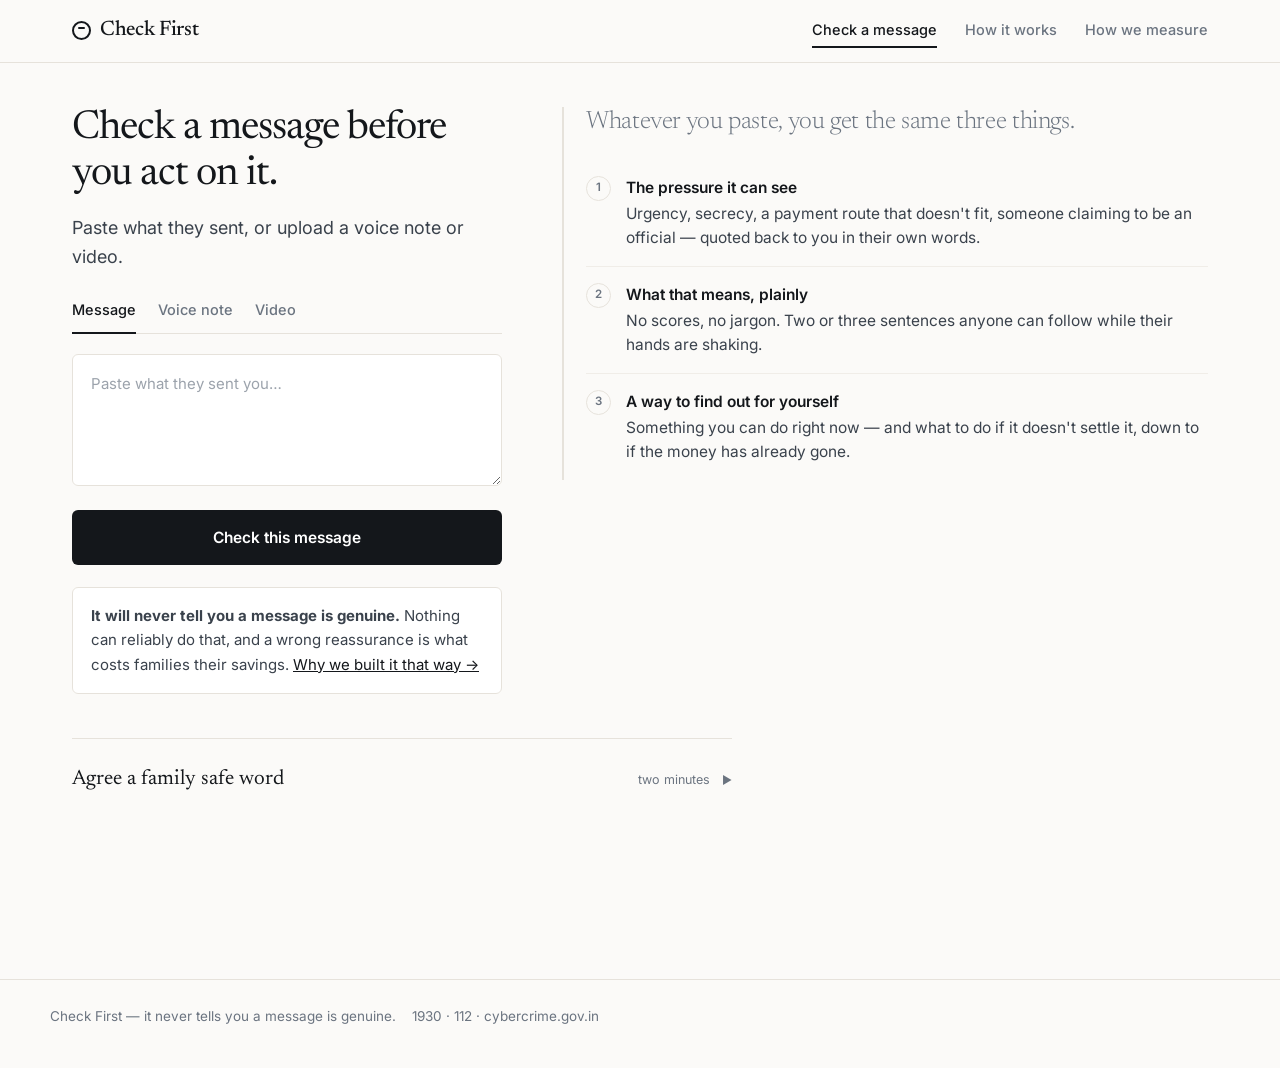
<file: static/index.html>
<!doctype html>
<html lang="en">
<head>
<meta charset="utf-8">
<meta name="viewport" content="width=device-width, initial-scale=1">
<meta name="theme-color" content="#14171B">
<title>Check First — check a message before you act on it</title>
<meta name="description" content="Paste a suspicious message, voice note or video. Check First names the pressure being used on you, explains it plainly, and gives you a way to find out for yourself.">
<link rel="preconnect" href="https://fonts.googleapis.com">
<link rel="preconnect" href="https://fonts.gstatic.com" crossorigin>
<link href="https://fonts.googleapis.com/css2?family=Inter:wght@400;500;600;700&family=Newsreader:ital,opsz,wght@0,6..72,300;0,6..72,400;0,6..72,500;1,6..72,400&display=swap" rel="stylesheet">
<link rel="stylesheet" href="/static/style.css">
</head>
<body>

<nav class="nav">
  <div class="nav-in">
    <a class="brand" href="/"><span class="glyph"></span>Check First</a>
    <a class="link" href="/" aria-current="page">Check a message</a>
    <a class="link" href="/how">How it works</a>
    <a class="link" href="/measure">How we measure</a>
  </div>
</nav>

<main class="page">
  <div class="layout">

    <div class="col-a">
      <h1 class="title">Check a message before you act on it.</h1>
      <p class="lede" style="margin-bottom:26px">Paste what they sent, or upload a voice note or video.</p>

      <div class="tabs" role="tablist">
        <button class="tab" role="tab" aria-selected="true" data-type="text">Message</button>
        <button class="tab" role="tab" aria-selected="false" data-type="voice">Voice note</button>
        <button class="tab" role="tab" aria-selected="false" data-type="video">Video</button>
      </div>

      <div id="pane-text">
        <textarea id="text" placeholder="Paste what they sent you…" aria-label="Suspicious message"></textarea>
      </div>

      <div id="pane-file" class="drop hidden">
        <p id="hint">Choose a voice note — .wav, .mp3 or .m4a</p>
        <input type="file" id="file" accept="audio/*" aria-label="Upload a file">
      </div>

      <button class="go" id="go">Check this message</button>
      <div id="err" class="err hidden" role="alert"></div>

      <div class="note" style="margin-top:22px">
        <strong>It will never tell you a message is genuine.</strong> Nothing can reliably do that,
        and a wrong reassurance is what costs families their savings.
        <a href="/how" style="color:var(--ink)">Why we built it that way →</a>
      </div>
    </div>

    <div class="col-b">
      <div id="result" class="result hidden"></div>
      <div id="empty" class="empty">
        <h2>Whatever you paste, you get the same three things.</h2>
        <ol>
          <li><b>The pressure it can see</b>Urgency, secrecy, a payment route that doesn't fit, someone claiming to be an official — quoted back to you in their own words.</li>
          <li><b>What that means, plainly</b>No scores, no jargon. Two or three sentences anyone can follow while their hands are shaking.</li>
          <li><b>A way to find out for yourself</b>Something you can do right now — and what to do if it doesn't settle it, down to if the money has already gone.</li>
        </ol>
      </div>
    </div>



  </div>

    <section class="sw" id="sw">
    <button class="sw-hd" id="sw-hd" aria-expanded="false">
      <h3>Agree a family safe word</h3>
      <span class="tag">two minutes</span>
      <span class="car" aria-hidden="true">&#9654;</span>
    </button>
    <div class="sw-body">
      <p>A voice can be copied from a few seconds of a public video. A shared secret cannot. A safe word is one word your family agrees in advance, and asks for whenever someone rings in a panic asking for money.</p>

      <div class="sw-step"><div class="n">1</div><div>
        <b>Pick a word nobody could guess</b>
        <span>Not a pet, a child, a street or a birthday — those are all on social media. Something unrelated and vivid: brass kettle, yellow scooter.</span></div></div>

      <div class="sw-step"><div class="n">2</div><div>
        <b>Agree it out loud, in person</b>
        <span>Never over WhatsApp, SMS or email. A hacked account would hand it straight to a scammer.</span></div></div>

      <div class="sw-step"><div class="n">3</div><div>
        <b>Keep the circle small</b>
        <span>Immediate family only — everyone who might be asked for money, and everyone who might be impersonated.</span></div></div>

      <div class="sw-step"><div class="n">4</div><div>
        <b>Use it once, for practice</b>
        <span>Ring each other and ask for it, so it feels normal. In a real panic, people forget a plan they have never used.</span></div></div>

      <div class="sw-step"><div class="n">5</div><div>
        <b>Ask for it before any money moves</b>
        <span>"What's our safe word?" A copied voice can sound exactly like your child. It cannot know a word that was never spoken online.</span></div></div>

      <div class="sw-warn"><b>If they don't know it:</b> send nothing and share no codes, however convincing they sound. Hang up and ring the number already saved in your phone.</div>
      <div class="sw-note">Check First does not store your safe word. It is never typed here, never sent anywhere, never saved on this device — it should live only in your family's heads. A safe word a computer holds is a safe word that can leak.</div>
    </div>
  </section>

</main>
<script>
(function(){
  "use strict";
  var inputType = "text";
  var tabs = document.querySelectorAll(".tab");
  var paneText = document.getElementById("pane-text");
  var paneFile = document.getElementById("pane-file");
  var fileEl = document.getElementById("file");
  var hint = document.getElementById("hint");
  var go = document.getElementById("go");
  var errEl = document.getElementById("err");
  var resultEl = document.getElementById("result");

  var CAPS = {
    identity_check: "Check it really is them",
    if_unreachable: "If you can't reach them",
    if_cannot_verify: "If you still can't tell",
    if_already_sent: "If money has already gone"
  };

  function esc(s){
    return String(s == null ? "" : s).replace(/[&<>"']/g, function(c){
      return {"&":"&amp;","<":"&lt;",">":"&gt;",'"':"&quot;","'":"&#39;"}[c];
    });
  }
  function showErr(m){ errEl.textContent = m; errEl.classList.remove("hidden"); }
  function clearErr(){ errEl.classList.add("hidden"); }

  tabs.forEach(function(t){
    t.addEventListener("click", function(){
      tabs.forEach(function(x){ x.setAttribute("aria-selected","false"); });
      t.setAttribute("aria-selected","true");
      inputType = t.dataset.type;
      if (inputType === "text"){
        paneText.classList.remove("hidden");
        paneFile.classList.add("hidden");
      } else {
        paneText.classList.add("hidden");
        paneFile.classList.remove("hidden");
        if (inputType === "voice"){
          hint.textContent = "Choose a voice note — .wav, .mp3 or .m4a";
          fileEl.accept = "audio/*";
        } else {
          hint.textContent = "Choose a short video — .mp4 or .mov";
          fileEl.accept = "video/*";
        }
      }
      clearErr();
      resultEl.classList.add("hidden");
    });
  });

  go.addEventListener("click", async function(){
    clearErr();
    resultEl.classList.add("hidden");

    var form = new FormData();
    form.append("input_type", inputType);
    if (inputType === "text"){
      var txt = document.getElementById("text").value.trim();
      if (!txt){ showErr("Paste the message first, then press check."); return; }
      form.append("text", txt);
    } else {
      if (!fileEl.files.length){ showErr("Choose a file first, then press check."); return; }
      form.append("file", fileEl.files[0]);
    }

    go.disabled = true;
    go.innerHTML = '<span class="spin"></span>Reading it…';
    try {
      var res = await fetch("/analyze", { method:"POST", body:form });
      var data = await res.json();
      if (!res.ok){ showErr(data.error || "That didn't go through. Try again."); return; }
      render(data);
    } catch (e){
      showErr("Can't reach the server. Check it's running, then try again.");
    } finally {
      go.disabled = false;
      go.textContent = "Check this message";
    }
  });

  function render(data){
    var r = data.result || {};
    var p = r.verification_plan || {};
    var lvl = String(r.risk_level || "medium").toLowerCase();

    // The full ladder appears whenever something is AT STAKE — money, a code,
    // any step that can't be undone — or when risk isn't low. A greeting needs
    // one option; a money request needs the whole ladder even if it looks ordinary.
    var full = (r.involves_action !== false) || lvl !== "low";

    var sig = (r.signals_detected || []).map(function(s){
      return '<li><span class="n">' + esc(s.signal) + '</span>' +
             (s.evidence ? '<span class="e">“' + esc(s.evidence) + '”</span>' : '') + '</li>';
    }).join("");

    var heard = "";
    if (inputType !== "text" && data.content){
      heard = '<div class="sec"><div class="lbl">What we heard</div>' +
              '<blockquote>' + esc(data.content) + '</blockquote></div>';
    }

    var lines = "";
    if (lvl === "high" || lvl === "medium"){
      lines = '<div class="lines">' +
        '<div class="line"><b>1930</b><span>cyber &amp; money fraud</span></div>' +
        '<div class="line"><b>112</b><span>police emergency</span></div>' +
        '<div class="line"><b>cybercrime.gov.in</b><span>file a report</span></div></div>';
    }

    var chips = '<button class="chip" data-k="identity_check">' +
      (full ? "They answered, but I'm not sure it's them" : "How do I check it's really them?") + '</button>';
    if (full){
      chips += '<button class="chip" data-k="if_unreachable">I can\'t reach them</button>' +
               '<button class="chip" data-k="if_cannot_verify">I still can\'t tell</button>' +
               '<button class="chip" data-k="if_already_sent">I already sent money</button>';
    }

    resultEl.className = "result fade lvl-" + lvl;
    resultEl.innerHTML =
      '<h2 class="verdict">' + esc(r.risk_label || lvl) + '</h2>' +
      '<p class="caveat">This is a reading of the pressure inside the message. It is not a ruling on whether the message is real.</p>' +
      lines +
      heard +
      (sig ? '<div class="sec"><div class="lbl">What we noticed</div><ul class="sig">' + sig + '</ul></div>' : '') +
      '<div class="sec"><div class="lbl">What that means</div><p class="means">' + esc(r.explanation) + '</p></div>' +

      '<div class="plan">' +
        '<div class="plan-hd"><strong>What to do</strong><span>Work down the list until you know.</span></div>' +
        '<div class="steps" id="steps">' +
          '<div class="step"><span class="num">1</span><div>' +
            '<div class="cap">Start here</div><p>' + esc(p.primary || r.verification_step) + '</p>' +
          '</div></div>' +
        '</div>' +
        '<div class="asks"><div class="q">' +
          (full ? "What happened when you tried?" : "Not sure who sent it?") +
        '</div>' + chips + '</div>' +
      '</div>' +

      '<div class="chat">' +
        '<div class="lbl">Still going on? Tell Check First what they\'re saying</div>' +
        '<div class="bubbles" id="bubbles"></div>' +
        '<div class="askrow">' +
          '<input id="ask" placeholder="e.g. he isn\'t picking up, or they want an OTP now" aria-label="Tell us what is happening">' +
          '<button id="asksend">Send</button>' +
        '</div>' +
      '</div>' +

      '<p class="foot">' + esc(r.reminder) + '</p>' +
      '<p class="meta">Checked in ' + esc(data.latency_seconds) + 's' +
        (p.helplines ? ' · ' + esc(p.helplines) : '') + '</p>';

    resultEl.classList.remove("hidden");
    var emptyEl = document.getElementById("empty");
    if (emptyEl) emptyEl.style.display = "none";
    wireChips(p);
    wireChat(data.content || "", r, data.session_id || "");
  }

  function wireChips(plan){
    var n = 1;
    resultEl.querySelectorAll(".chip").forEach(function(btn){
      btn.addEventListener("click", function(){
        n += 1;
        var k = btn.dataset.k;
        var stop = (k === "if_cannot_verify" || k === "if_already_sent");
        var d = document.createElement("div");
        d.className = "step fade" + (stop ? " stop" : "");
        d.innerHTML = '<span class="num">' + (stop ? "!" : n) + '</span><div>' +
                      '<div class="cap">' + esc(CAPS[k]) + '</div><p>' + esc(plan[k]) + '</p></div>';
        document.getElementById("steps").appendChild(d);
        btn.disabled = true;
        d.scrollIntoView({behavior:"smooth", block:"nearest"});
      });
    });
  }

  function wireChat(original, prior, sessionId){
    var box = document.getElementById("bubbles");
    var inp = document.getElementById("ask");
    var btn = document.getElementById("asksend");
    var hist = [];

    async function send(){
      var msg = inp.value.trim();
      if (!msg) return;
      inp.value = "";
      var me = document.createElement("div");
      me.className = "bub me fade"; me.textContent = msg;
      box.appendChild(me); me.scrollIntoView({behavior:"smooth", block:"nearest"});
      hist.push("u:" + msg);
      btn.disabled = true; inp.disabled = true;

      var f = new FormData();
      f.append("original", original);
      f.append("prior_label", prior.risk_label || "");
      f.append("prior_explanation", prior.explanation || "");
      f.append("history", hist.join("|||"));
      f.append("message", msg);
      f.append("session_id", sessionId);

      var ai = document.createElement("div");
      try {
        var res = await fetch("/followup", { method:"POST", body:f });
        var d = await res.json();
        var t = (d.result && d.result.reply) || "";
        ai.className = "bub ai fade" + (d.result && d.result.urgent ? " urgent" : "");
        ai.textContent = t;
        hist.push("a:" + t);
      } catch(e){
        ai.className = "bub ai urgent fade";
        ai.textContent = "Can't reach the server. If you're unsure, send no money and share no codes.";
      } finally {
        box.appendChild(ai);
        ai.scrollIntoView({behavior:"smooth", block:"nearest"});
        btn.disabled = false; inp.disabled = false; inp.focus();
      }
    }
    btn.addEventListener("click", send);
    inp.addEventListener("keydown", function(e){ if (e.key === "Enter") send(); });
  }

  var swHd = document.getElementById("sw-hd");
  swHd.addEventListener("click", function(){
    var sw = document.getElementById("sw");
    var open = sw.hasAttribute("data-open");
    if (open) sw.removeAttribute("data-open"); else sw.setAttribute("data-open","");
    swHd.setAttribute("aria-expanded", String(!open));
  });
})();
</script>
<footer class="foot-site">
  <div class="in">
    <span>Check First — it never tells you a message is genuine.</span>
    <span>1930 · 112 · cybercrime.gov.in</span>
  </div>
</footer>
</body>
</html>
</file>
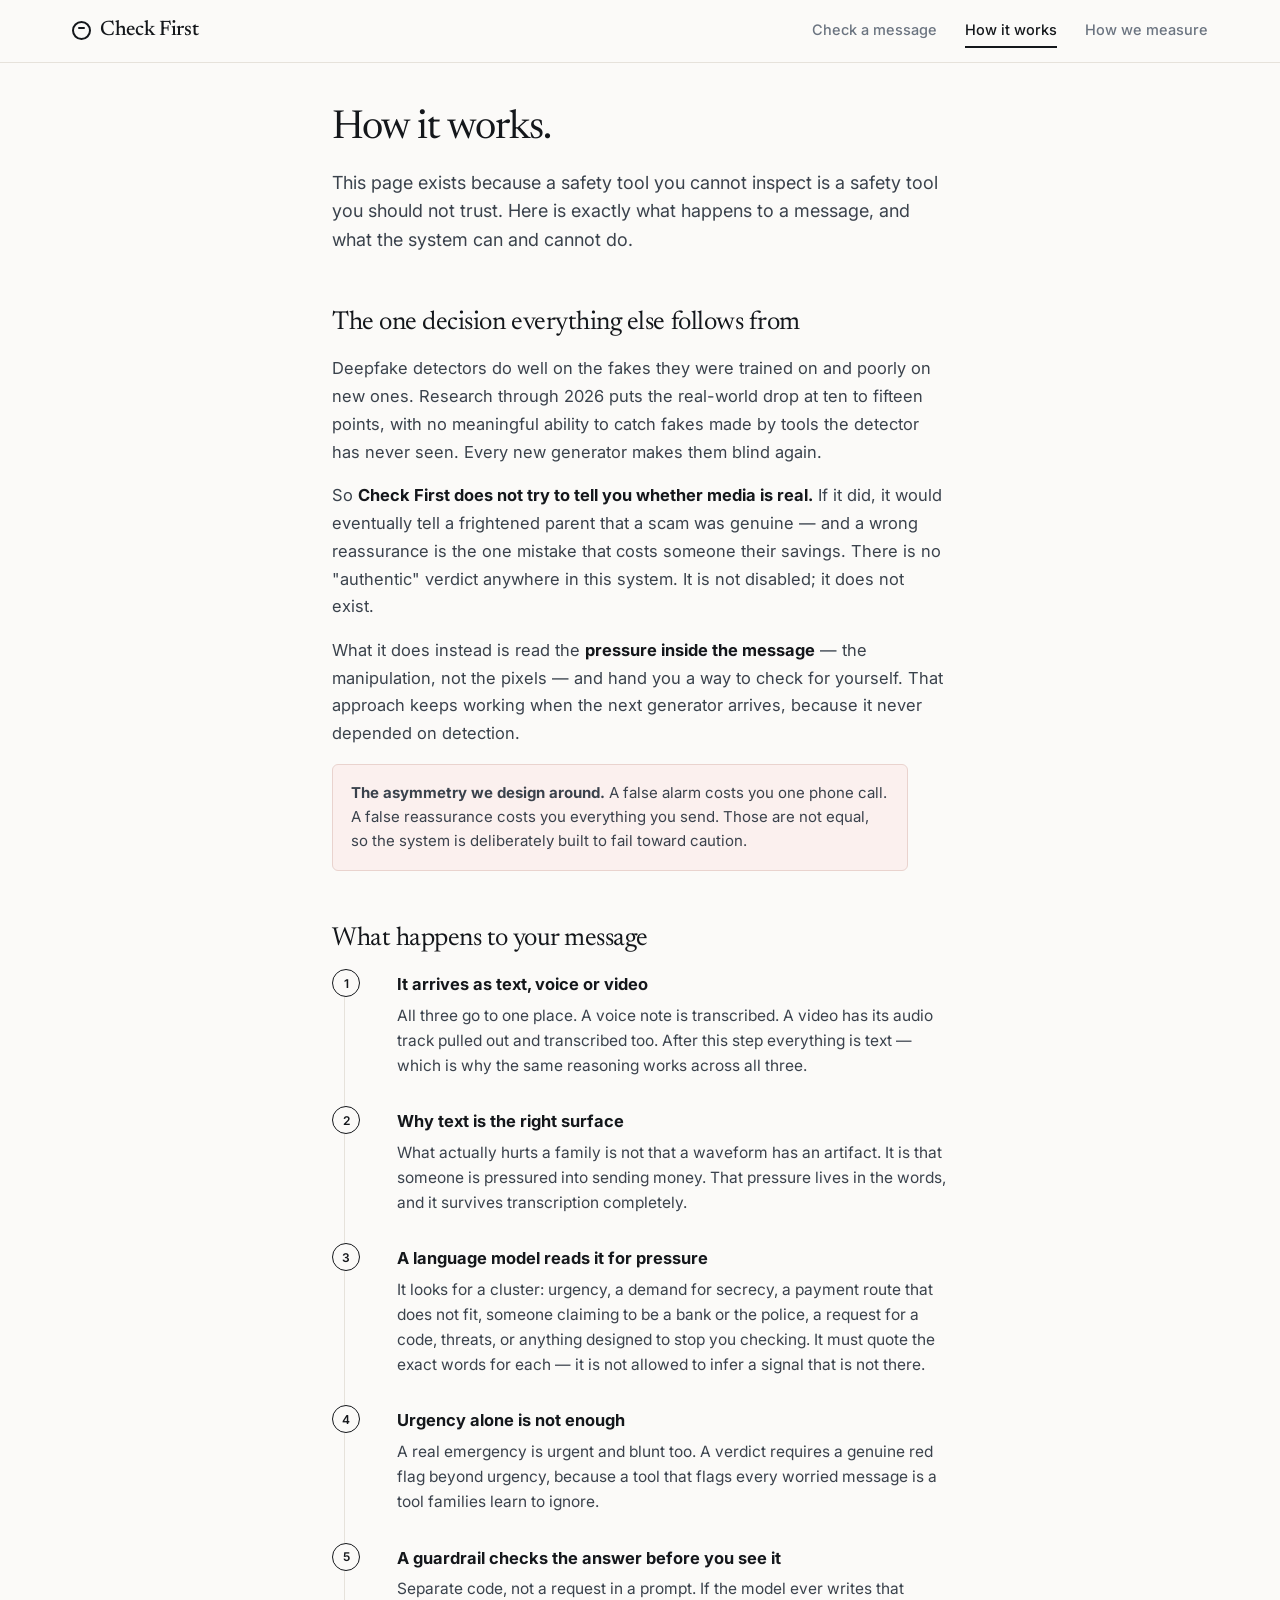
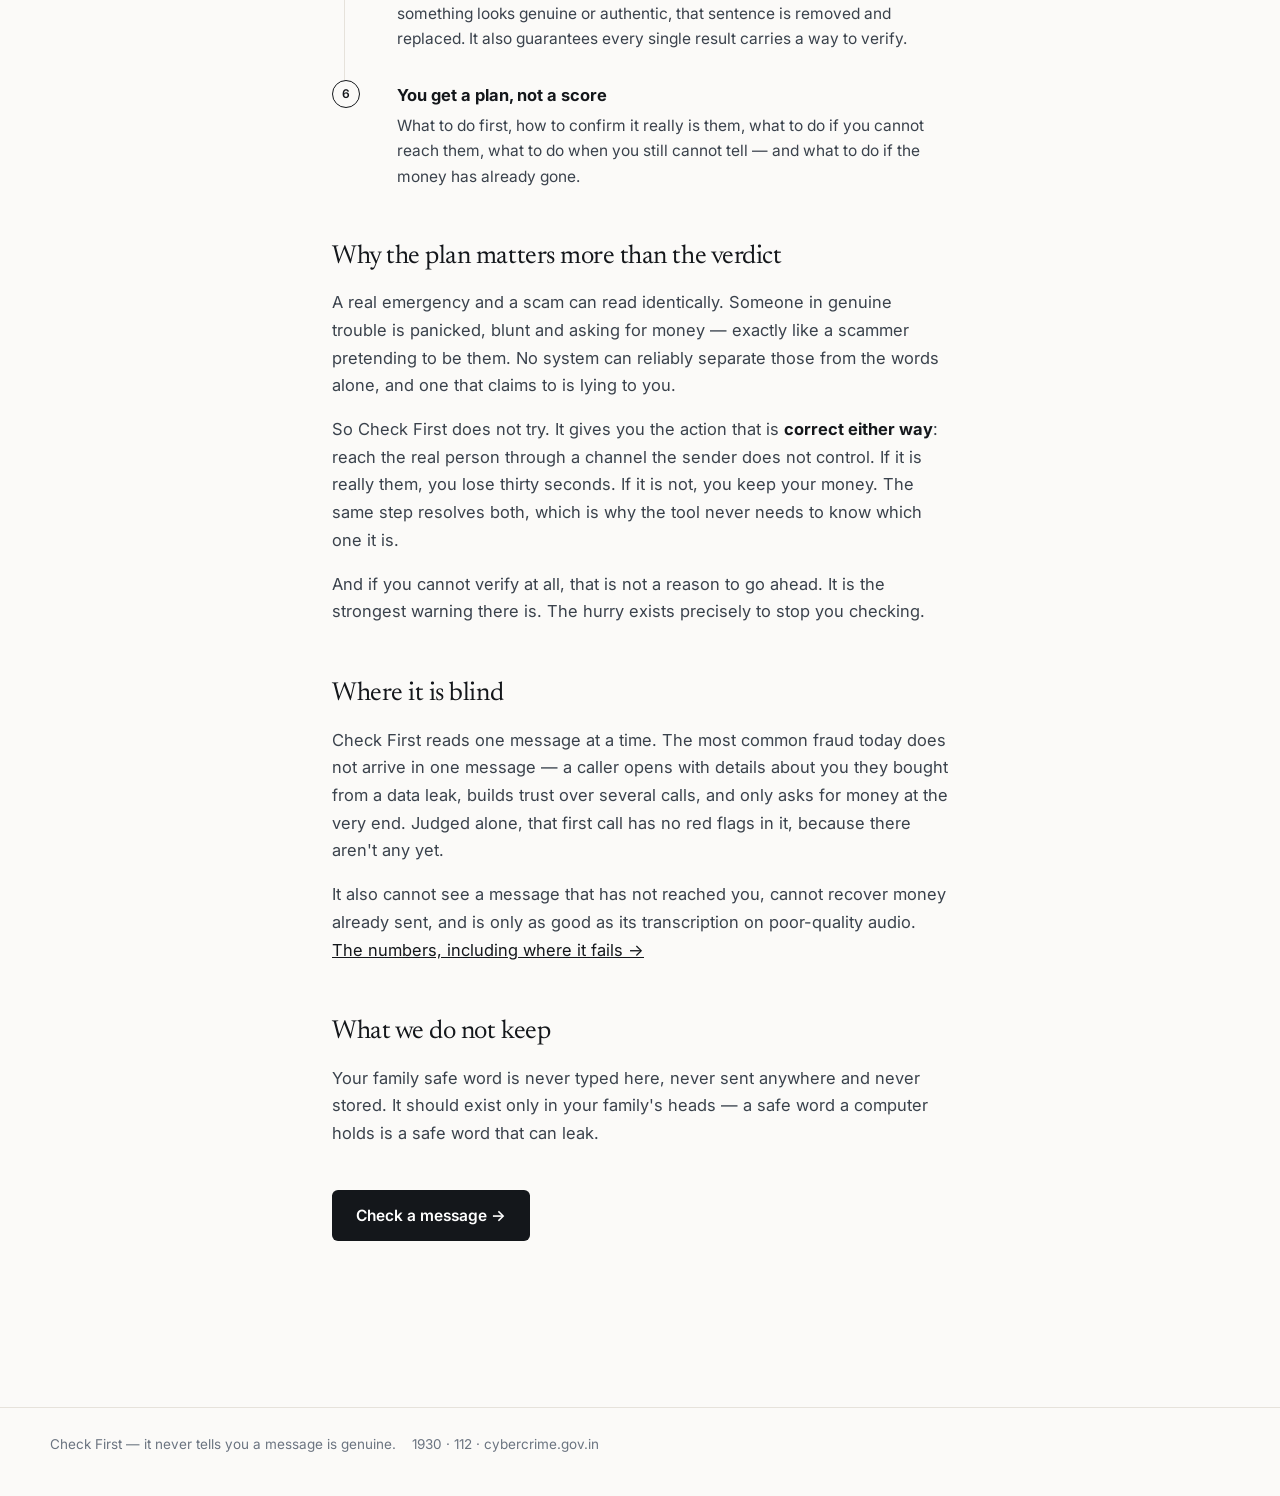
<file: static/how.html>
<!doctype html>
<html lang="en">
<head>
<meta charset="utf-8">
<meta name="viewport" content="width=device-width, initial-scale=1">
<meta name="theme-color" content="#14171B">
<title>How Check First works</title>
<meta name="description" content="What happens to a message you paste, why everything becomes text, and why this tool will never tell you something is genuine.">
<link rel="preconnect" href="https://fonts.googleapis.com">
<link rel="preconnect" href="https://fonts.gstatic.com" crossorigin>
<link href="https://fonts.googleapis.com/css2?family=Inter:wght@400;500;600;700&family=Newsreader:ital,opsz,wght@0,6..72,300;0,6..72,400;0,6..72,500;1,6..72,400&display=swap" rel="stylesheet">
<link rel="stylesheet" href="/static/style.css">
</head>
<body>

<nav class="nav">
  <div class="nav-in">
    <a class="brand" href="/"><span class="glyph"></span>Check First</a>
    <a class="link" href="/">Check a message</a>
    <a class="link" href="/how" aria-current="page">How it works</a>
    <a class="link" href="/measure">How we measure</a>
  </div>
</nav>


<main class="page narrow">
  <h1 class="title">How it works.</h1>
  <p class="lede">This page exists because a safety tool you cannot inspect is a safety tool you should not trust. Here is exactly what happens to a message, and what the system can and cannot do.</p>

  <h2 class="head">The one decision everything else follows from</h2>
  <p class="body">Deepfake detectors do well on the fakes they were trained on and poorly on new ones. Research through 2026 puts the real-world drop at ten to fifteen points, with no meaningful ability to catch fakes made by tools the detector has never seen. Every new generator makes them blind again.</p>
  <p class="body">So <strong>Check First does not try to tell you whether media is real.</strong> If it did, it would eventually tell a frightened parent that a scam was genuine — and a wrong reassurance is the one mistake that costs someone their savings. There is no "authentic" verdict anywhere in this system. It is not disabled; it does not exist.</p>
  <p class="body">What it does instead is read the <strong>pressure inside the message</strong> — the manipulation, not the pixels — and hand you a way to check for yourself. That approach keeps working when the next generator arrives, because it never depended on detection.</p>

  <div class="note warn"><strong>The asymmetry we design around.</strong> A false alarm costs you one phone call. A false reassurance costs you everything you send. Those are not equal, so the system is deliberately built to fail toward caution.</div>

  <h2 class="head">What happens to your message</h2>
  <ol class="flow">
    <li><b>It arrives as text, voice or video</b><span>All three go to one place. A voice note is transcribed. A video has its audio track pulled out and transcribed too. After this step everything is text — which is why the same reasoning works across all three.</span></li>
    <li><b>Why text is the right surface</b><span>What actually hurts a family is not that a waveform has an artifact. It is that someone is pressured into sending money. That pressure lives in the words, and it survives transcription completely.</span></li>
    <li><b>A language model reads it for pressure</b><span>It looks for a cluster: urgency, a demand for secrecy, a payment route that does not fit, someone claiming to be a bank or the police, a request for a code, threats, or anything designed to stop you checking. It must quote the exact words for each — it is not allowed to infer a signal that is not there.</span></li>
    <li><b>Urgency alone is not enough</b><span>A real emergency is urgent and blunt too. A verdict requires a genuine red flag beyond urgency, because a tool that flags every worried message is a tool families learn to ignore.</span></li>
    <li><b>A guardrail checks the answer before you see it</b><span>Separate code, not a request in a prompt. If the model ever writes that something looks genuine or authentic, that sentence is removed and replaced. It also guarantees every single result carries a way to verify.</span></li>
    <li><b>You get a plan, not a score</b><span>What to do first, how to confirm it really is them, what to do if you cannot reach them, what to do when you still cannot tell — and what to do if the money has already gone.</span></li>
  </ol>

  <h2 class="head">Why the plan matters more than the verdict</h2>
  <p class="body">A real emergency and a scam can read identically. Someone in genuine trouble is panicked, blunt and asking for money — exactly like a scammer pretending to be them. No system can reliably separate those from the words alone, and one that claims to is lying to you.</p>
  <p class="body">So Check First does not try. It gives you the action that is <strong>correct either way</strong>: reach the real person through a channel the sender does not control. If it is really them, you lose thirty seconds. If it is not, you keep your money. The same step resolves both, which is why the tool never needs to know which one it is.</p>
  <p class="body">And if you cannot verify at all, that is not a reason to go ahead. It is the strongest warning there is. The hurry exists precisely to stop you checking.</p>

  <h2 class="head">Where it is blind</h2>
  <p class="body">Check First reads one message at a time. The most common fraud today does not arrive in one message — a caller opens with details about you they bought from a data leak, builds trust over several calls, and only asks for money at the very end. Judged alone, that first call has no red flags in it, because there aren't any yet.</p>
  <p class="body">It also cannot see a message that has not reached you, cannot recover money already sent, and is only as good as its transcription on poor-quality audio. <a href="/measure" style="color:var(--ink)">The numbers, including where it fails →</a></p>

  <h2 class="head">What we do not keep</h2>
  <p class="body">Your family safe word is never typed here, never sent anywhere and never stored. It should exist only in your family's heads — a safe word a computer holds is a safe word that can leak.</p>

  <a class="cta" href="/">Check a message →</a>
</main>

<footer class="foot-site">
  <div class="in">
    <span>Check First — it never tells you a message is genuine.</span>
    <span>1930 · 112 · cybercrime.gov.in</span>
  </div>
</footer>
</body>
</html>
</file>
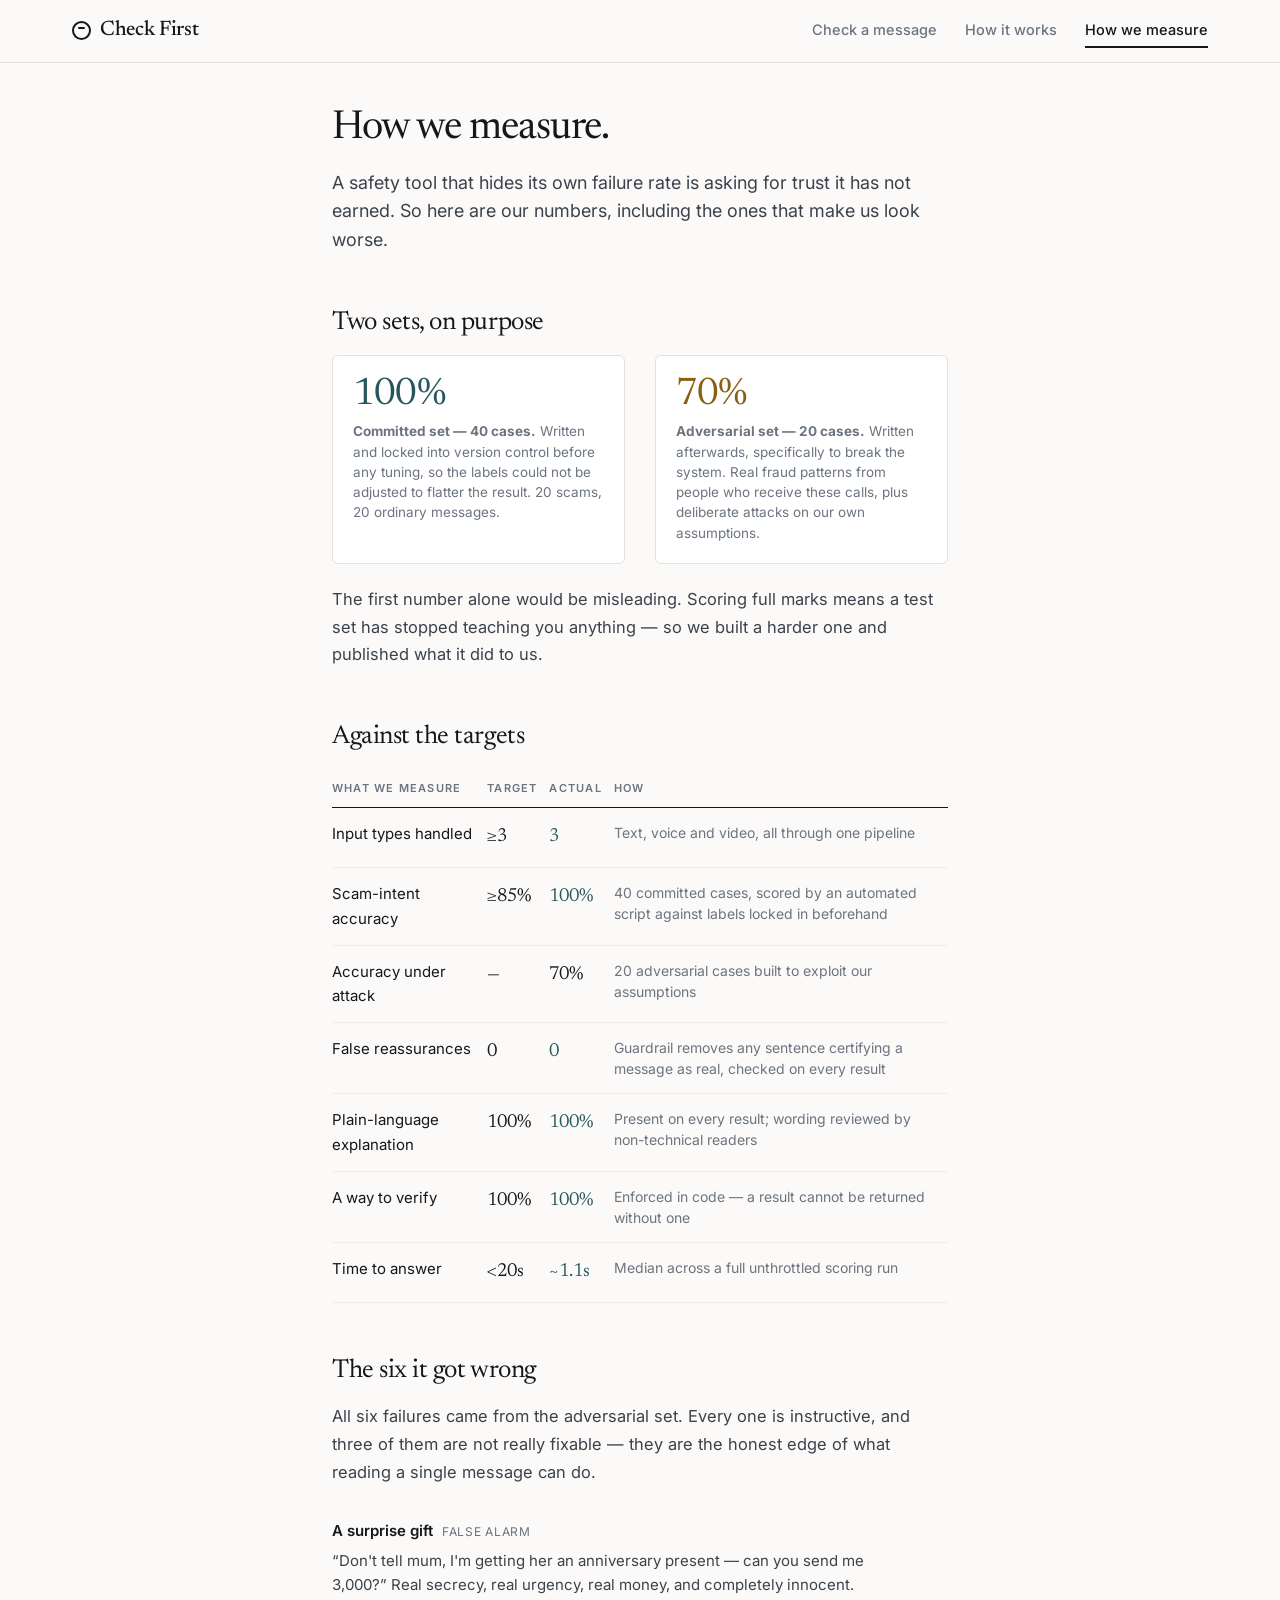
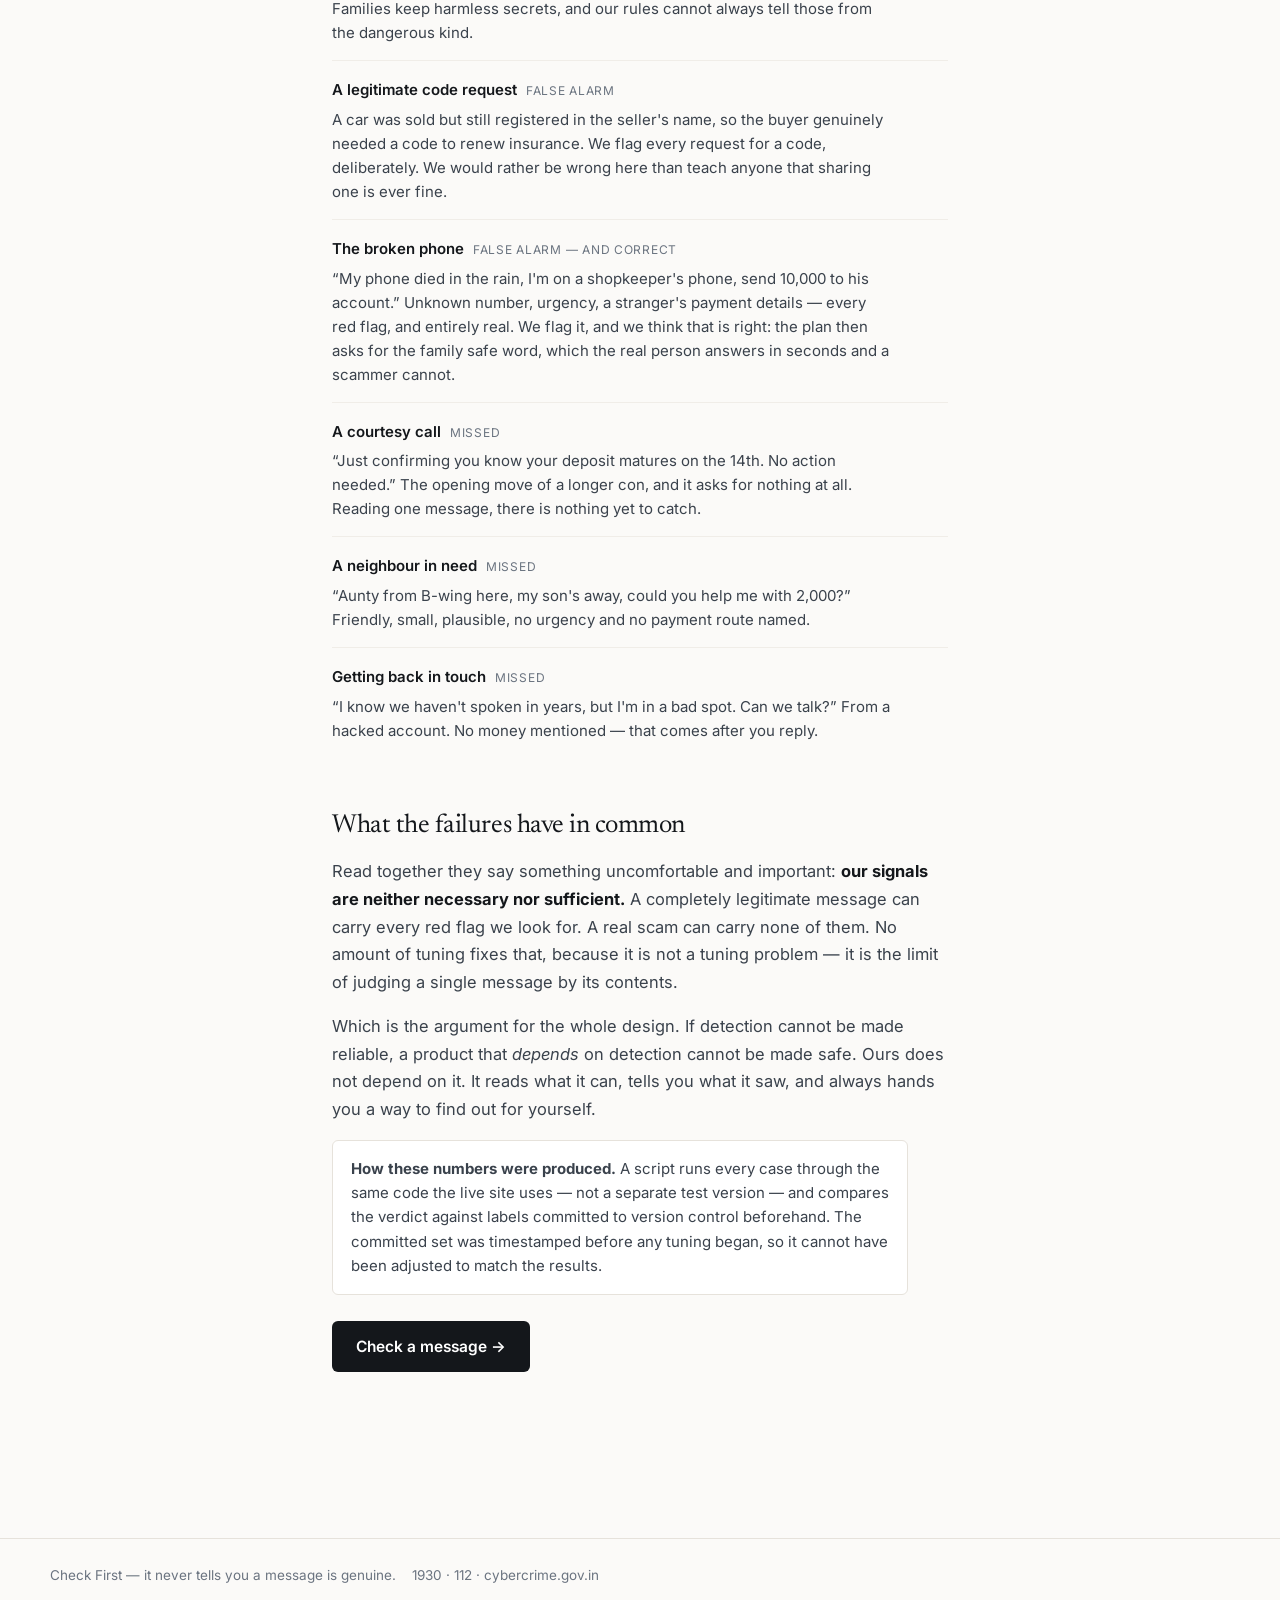
<file: static/measure.html>
<!doctype html>
<html lang="en">
<head>
<meta charset="utf-8">
<meta name="viewport" content="width=device-width, initial-scale=1">
<meta name="theme-color" content="#14171B">
<title>How we measure — Check First</title>
<meta name="description" content="Our accuracy, our failure rate, and the cases we get wrong. A safety tool that hides its own numbers is asking for trust it has not earned.">
<link rel="preconnect" href="https://fonts.googleapis.com">
<link rel="preconnect" href="https://fonts.gstatic.com" crossorigin>
<link href="https://fonts.googleapis.com/css2?family=Inter:wght@400;500;600;700&family=Newsreader:ital,opsz,wght@0,6..72,300;0,6..72,400;0,6..72,500;1,6..72,400&display=swap" rel="stylesheet">
<link rel="stylesheet" href="/static/style.css">
</head>
<body>

<nav class="nav">
  <div class="nav-in">
    <a class="brand" href="/"><span class="glyph"></span>Check First</a>
    <a class="link" href="/">Check a message</a>
    <a class="link" href="/how">How it works</a>
    <a class="link" href="/measure" aria-current="page">How we measure</a>
  </div>
</nav>


<main class="page narrow">
  <h1 class="title">How we measure.</h1>
  <p class="lede">A safety tool that hides its own failure rate is asking for trust it has not earned. So here are our numbers, including the ones that make us look worse.</p>

  <h2 class="head">Two sets, on purpose</h2>
  <div class="grid2">
    <div class="stat set-a">
      <div class="big">100%</div>
      <div class="cap"><strong>Committed set — 40 cases.</strong> Written and locked into version control before any tuning, so the labels could not be adjusted to flatter the result. 20 scams, 20 ordinary messages.</div>
    </div>
    <div class="stat set-b">
      <div class="big">70%</div>
      <div class="cap"><strong>Adversarial set — 20 cases.</strong> Written afterwards, specifically to break the system. Real fraud patterns from people who receive these calls, plus deliberate attacks on our own assumptions.</div>
    </div>
  </div>
  <p class="body" style="margin-top:22px">The first number alone would be misleading. Scoring full marks means a test set has stopped teaching you anything — so we built a harder one and published what it did to us.</p>

  <h2 class="head">Against the targets</h2>
  <table class="kpi">
    <thead><tr><th>What we measure</th><th>Target</th><th>Actual</th><th>How</th></tr></thead>
    <tbody>
      <tr><td>Input types handled</td><td class="num">≥3</td><td class="num met">3</td><td class="how">Text, voice and video, all through one pipeline</td></tr>
      <tr><td>Scam-intent accuracy</td><td class="num">≥85%</td><td class="num met">100%</td><td class="how">40 committed cases, scored by an automated script against labels locked in beforehand</td></tr>
      <tr><td>Accuracy under attack</td><td class="num">—</td><td class="num">70%</td><td class="how">20 adversarial cases built to exploit our assumptions</td></tr>
      <tr><td>False reassurances</td><td class="num">0</td><td class="num met">0</td><td class="how">Guardrail removes any sentence certifying a message as real, checked on every result</td></tr>
      <tr><td>Plain-language explanation</td><td class="num">100%</td><td class="num met">100%</td><td class="how">Present on every result; wording reviewed by non-technical readers</td></tr>
      <tr><td>A way to verify</td><td class="num">100%</td><td class="num met">100%</td><td class="how">Enforced in code — a result cannot be returned without one</td></tr>
      <tr><td>Time to answer</td><td class="num">&lt;20s</td><td class="num met">~1.1s</td><td class="how">Median across a full unthrottled scoring run</td></tr>
    </tbody>
  </table>

  <h2 class="head">The six it got wrong</h2>
  <p class="body">All six failures came from the adversarial set. Every one is instructive, and three of them are not really fixable — they are the honest edge of what reading a single message can do.</p>
  <ul class="fails">
    <li><span class="id">A surprise gift</span><span class="kind">false alarm</span>
      <p>“Don't tell mum, I'm getting her an anniversary present — can you send me 3,000?” Real secrecy, real urgency, real money, and completely innocent. Families keep harmless secrets, and our rules cannot always tell those from the dangerous kind.</p></li>
    <li><span class="id">A legitimate code request</span><span class="kind">false alarm</span>
      <p>A car was sold but still registered in the seller's name, so the buyer genuinely needed a code to renew insurance. We flag every request for a code, deliberately. We would rather be wrong here than teach anyone that sharing one is ever fine.</p></li>
    <li><span class="id">The broken phone</span><span class="kind">false alarm — and correct</span>
      <p>“My phone died in the rain, I'm on a shopkeeper's phone, send 10,000 to his account.” Unknown number, urgency, a stranger's payment details — every red flag, and entirely real. We flag it, and we think that is right: the plan then asks for the family safe word, which the real person answers in seconds and a scammer cannot.</p></li>
    <li><span class="id">A courtesy call</span><span class="kind">missed</span>
      <p>“Just confirming you know your deposit matures on the 14th. No action needed.” The opening move of a longer con, and it asks for nothing at all. Reading one message, there is nothing yet to catch.</p></li>
    <li><span class="id">A neighbour in need</span><span class="kind">missed</span>
      <p>“Aunty from B-wing here, my son's away, could you help me with 2,000?” Friendly, small, plausible, no urgency and no payment route named.</p></li>
    <li><span class="id">Getting back in touch</span><span class="kind">missed</span>
      <p>“I know we haven't spoken in years, but I'm in a bad spot. Can we talk?” From a hacked account. No money mentioned — that comes after you reply.</p></li>
  </ul>

  <h2 class="head">What the failures have in common</h2>
  <p class="body">Read together they say something uncomfortable and important: <strong>our signals are neither necessary nor sufficient.</strong> A completely legitimate message can carry every red flag we look for. A real scam can carry none of them. No amount of tuning fixes that, because it is not a tuning problem — it is the limit of judging a single message by its contents.</p>
  <p class="body">Which is the argument for the whole design. If detection cannot be made reliable, a product that <em>depends</em> on detection cannot be made safe. Ours does not depend on it. It reads what it can, tells you what it saw, and always hands you a way to find out for yourself.</p>

  <div class="note"><strong>How these numbers were produced.</strong> A script runs every case through the same code the live site uses — not a separate test version — and compares the verdict against labels committed to version control beforehand. The committed set was timestamped before any tuning began, so it cannot have been adjusted to match the results.</div>

  <a class="cta" href="/">Check a message →</a>
</main>

<footer class="foot-site">
  <div class="in">
    <span>Check First — it never tells you a message is genuine.</span>
    <span>1930 · 112 · cybercrime.gov.in</span>
  </div>
</footer>
</body>
</html>
</file>
<file: static/style.css>
/* ====================================================================
   Check First — shared stylesheet

   ONE RULE GOVERNS THIS PALETTE: colour is reserved exclusively for risk.
   Every control, heading and button is ink on paper. The only colour that
   ever appears is the colour of an assessment — so when red appears it
   means something, because nothing else competes for it.

   And there is no green anywhere. Green reads as permission, and this
   product is structurally incapable of granting permission.
   ==================================================================== */
:root{
  --paper:#FBFAF8;
  --card:#FFFFFF;
  --ink:#14171B;
  --ink-2:#3A424C;
  --slate:#6B7480;
  --line:#E6E2DB;
  --line-2:#F0EDE8;

  --high:#A32E1E;
  --med:#8A6014;
  --low:#24565C;
  --high-w:#FBF0EE;
  --med-w:#FAF4EA;
  --low-w:#EEF3F3;

  --rule:var(--slate);
  --wash:transparent;
}
*{box-sizing:border-box}
html{-webkit-text-size-adjust:100%}
body{
  margin:0; background:var(--paper); color:var(--ink);
  font:400 16.5px/1.62 'Inter',-apple-system,BlinkMacSystemFont,'Segoe UI',sans-serif;
  -webkit-font-smoothing:antialiased;
}
.hidden{display:none}

/* ---------- site chrome ---------- */
.nav{border-bottom:1px solid var(--line); background:var(--paper); position:sticky; top:0; z-index:20}
.nav-in{
  max-width:1180px; margin:0 auto; padding:0 22px;
  display:flex; align-items:center; gap:28px; height:62px;
}
.brand{
  display:flex; align-items:center; gap:9px; text-decoration:none; color:var(--ink);
  font-family:'Newsreader',Georgia,serif; font-size:21px; font-weight:500; letter-spacing:-.015em;
  margin-right:auto;
}
.brand .glyph{
  width:19px; height:19px; border:2px solid var(--ink); border-radius:50%;
  position:relative; flex:0 0 19px;
}
.brand .glyph::after{
  content:""; position:absolute; inset:4px 4px auto 4px; height:2px;
  background:var(--ink); border-radius:1px;
}
.nav a.link{
  text-decoration:none; color:var(--slate); font-size:14.5px; font-weight:500;
  padding:4px 0; border-bottom:2px solid transparent; transition:color .15s;
}
.nav a.link:hover{color:var(--ink)}
.nav a.link[aria-current="page"]{color:var(--ink); border-bottom-color:var(--ink)}
.nav a.link:focus-visible{outline:2px solid var(--ink); outline-offset:3px; border-radius:2px}

.page{max-width:1180px; margin:0 auto; padding:44px 22px 96px}
.narrow{max-width:660px}

.foot-site{
  border-top:1px solid var(--line); margin-top:70px;
  padding:26px 22px 40px; color:var(--slate); font-size:13.5px;
}
.foot-site .in{max-width:1180px; margin:0 auto; display:flex; flex-wrap:wrap; gap:16px}
.foot-site a{color:var(--slate)}

/* ---------- type ---------- */
h1.title{
  margin:0 0 16px; font-family:'Newsreader',Georgia,serif; font-weight:400;
  font-size:40px; line-height:1.14; letter-spacing:-.025em; max-width:19ch;
}
h2.head{
  margin:52px 0 16px; font-family:'Newsreader',Georgia,serif; font-weight:400;
  font-size:26px; line-height:1.25; letter-spacing:-.018em;
}
h3.sub{margin:32px 0 10px; font-size:16.5px; font-weight:600}
.lede{margin:0; font-size:18px; line-height:1.6; color:var(--ink-2); max-width:56ch}
p.body{margin:0 0 16px; max-width:64ch; color:var(--ink-2); line-height:1.68}
p.body strong{color:var(--ink)}
.lbl{
  font-size:11px; font-weight:600; letter-spacing:.13em; text-transform:uppercase;
  color:var(--slate); margin-bottom:11px;
}
.note{
  padding:16px 18px; border-radius:6px; background:var(--card);
  border:1px solid var(--line); font-size:15px; color:var(--ink-2); max-width:64ch;
}
.note.warn{background:var(--high-w); border-color:#E9D3CE}

/* ---------- tool ---------- */
.tabs{display:flex; gap:22px; border-bottom:1px solid var(--line); margin-bottom:20px}
.tab{
  padding:0 0 11px; border:0; background:none; cursor:pointer;
  font:inherit; font-size:14.5px; font-weight:500; color:var(--slate);
  border-bottom:2px solid transparent; margin-bottom:-1px; transition:color .15s;
}
.tab:hover{color:var(--ink)}
.tab[aria-selected="true"]{color:var(--ink); border-bottom-color:var(--ink)}
.tab:focus-visible{outline:2px solid var(--ink); outline-offset:3px; border-radius:2px}

textarea{
  width:100%; min-height:132px; resize:vertical; padding:17px 18px;
  border:1px solid var(--line); border-radius:6px; background:var(--card); color:var(--ink);
  font-family:'Newsreader',Georgia,serif; font-size:18px; line-height:1.6;
}
textarea::placeholder{font-family:'Inter',sans-serif; font-size:15px; color:#9CA3AC}
textarea:focus{outline:none; border-color:var(--ink)}

.drop{border:1px dashed var(--line); border-radius:6px; padding:30px 20px; text-align:center; background:var(--card)}
.drop p{margin:0 0 14px; color:var(--slate); font-size:14.5px}
input[type=file]{font:inherit; font-size:13.5px; color:var(--slate); max-width:100%}
input[type=file]::file-selector-button{
  font:inherit; font-size:13.5px; padding:8px 14px; margin-right:11px; cursor:pointer;
  border:1px solid var(--line); border-radius:5px; background:var(--paper); color:var(--ink);
}

.go{
  width:100%; margin-top:16px; padding:15px; border:0; border-radius:6px;
  background:var(--ink); color:#fff; font:inherit; font-size:15.5px; font-weight:600; cursor:pointer;
  transition:opacity .15s;
}
.go:hover{opacity:.87}
.go:disabled{opacity:.4; cursor:default}
.go:focus-visible{outline:2px solid var(--ink); outline-offset:3px}

.err{
  margin-top:15px; padding:13px 15px; border-radius:6px;
  background:var(--high-w); border:1px solid #E9D3CE; color:var(--high); font-size:14.5px;
}

/* ---------- result: one continuous line of reasoning ---------- */
.result{padding-left:22px; border-left:2px solid var(--rule)}
.lvl-high{--rule:var(--high); --wash:var(--high-w)}
.lvl-medium{--rule:var(--med); --wash:var(--med-w)}
.lvl-low{--rule:var(--low); --wash:var(--low-w)}

.verdict{
  margin:0; font-family:'Newsreader',Georgia,serif; font-weight:400;
  font-size:29px; line-height:1.22; letter-spacing:-.015em; color:var(--rule);
}
.caveat{margin:11px 0 0; font-size:13.5px; color:var(--slate); max-width:46ch}
.sec{margin-top:30px}

blockquote{
  margin:0; padding:0 0 0 16px; border-left:1px solid var(--line);
  font-family:'Newsreader',Georgia,serif; font-size:17.5px; line-height:1.65; color:var(--ink-2);
}

.sig{list-style:none; margin:0; padding:0}
.sig li{padding:13px 0; border-bottom:1px solid var(--line-2)}
.sig li:first-child{padding-top:0}
.sig li:last-child{border-bottom:0}
.sig .n{font-weight:600; font-size:15.5px}
.sig .e{display:block; margin-top:3px; color:var(--slate); font-size:15px;
        font-family:'Newsreader',Georgia,serif; font-style:italic}
.means{margin:0; font-size:16.5px; line-height:1.68; color:var(--ink-2)}

.plan{margin-top:32px; border:1px solid var(--ink); border-radius:6px; background:var(--card); overflow:hidden}
.plan-hd{padding:16px 20px; background:var(--ink); color:#fff}
.plan-hd strong{display:block; font-family:'Newsreader',Georgia,serif; font-weight:400; font-size:20px}
.plan-hd span{font-size:13px; color:rgba(255,255,255,.66)}
.steps{padding:4px 20px}
.step{display:flex; gap:15px; padding:17px 0; border-bottom:1px solid var(--line-2)}
.step:last-child{border-bottom:0}
.step .num{
  flex:0 0 24px; height:24px; border-radius:50%; border:1px solid var(--ink);
  font-size:12px; font-weight:600; display:flex; align-items:center; justify-content:center;
}
.step.stop .num{background:var(--high); border-color:var(--high); color:#fff}
.step .cap{font-size:11px; font-weight:600; letter-spacing:.13em; text-transform:uppercase;
           color:var(--slate); margin-bottom:4px}
.step.stop .cap{color:var(--high)}
.step p{margin:0; font-size:16px; line-height:1.58}

.asks{padding:17px 20px 19px; border-top:1px solid var(--line); background:var(--paper)}
.asks .q{font-size:13.5px; color:var(--slate); margin-bottom:11px}
.chip{
  margin:0 8px 8px 0; padding:9px 15px; border-radius:100px; border:1px solid var(--line);
  background:var(--card); color:var(--ink); font:inherit; font-size:14px; cursor:pointer;
  transition:border-color .15s;
}
.chip:hover{border-color:var(--ink)}
.chip:focus-visible{outline:2px solid var(--ink); outline-offset:2px}
.chip[disabled]{opacity:.3; cursor:default}

.lines{display:flex; flex-wrap:wrap; gap:1px; margin-top:20px;
       background:var(--line); border:1px solid var(--line); border-radius:6px; overflow:hidden}
.line{flex:1 1 120px; padding:13px 15px; background:var(--wash)}
.line b{display:block; font-family:'Newsreader',Georgia,serif; font-size:23px;
        font-weight:400; color:var(--rule); line-height:1.1}
.line span{font-size:12px; color:var(--slate)}

.chat{margin-top:32px; padding-top:24px; border-top:1px solid var(--line)}
.bubbles{margin-bottom:14px}
.bub{max-width:85%; padding:12px 16px; border-radius:14px; margin-bottom:10px; font-size:15.5px; line-height:1.58}
.bub.me{margin-left:auto; background:var(--ink); color:#fff; border-bottom-right-radius:3px}
.bub.ai{background:var(--card); border:1px solid var(--line); border-bottom-left-radius:3px}
.bub.ai.urgent{background:var(--high-w); border-color:#E9D3CE; color:var(--high)}
.askrow{display:flex; gap:9px}
.askrow input{
  flex:1; min-width:0; padding:13px 15px; border:1px solid var(--line); border-radius:6px;
  background:var(--card); color:var(--ink); font:inherit; font-size:15px;
}
.askrow input:focus{outline:none; border-color:var(--ink)}
.askrow button{padding:0 19px; border:0; border-radius:6px; background:var(--ink); color:#fff;
               font:inherit; font-weight:600; cursor:pointer}
.askrow button:disabled{opacity:.4}

.foot{margin-top:22px; font-size:13.5px; color:var(--slate); font-family:'Newsreader',Georgia,serif; font-style:italic}
.meta{margin-top:8px; font-size:12px; color:#9CA3AC}

/* ---------- empty state ---------- */
.empty{padding-left:22px; border-left:2px solid var(--line)}
.empty h2{
  margin:0 0 20px; font-family:'Newsreader',Georgia,serif; font-weight:300;
  font-size:25px; line-height:1.3; letter-spacing:-.015em; color:var(--slate);
}
.empty ol{list-style:none; margin:0; padding:0; counter-reset:e}
.empty li{
  counter-increment:e; padding:16px 0 16px 40px; position:relative;
  border-bottom:1px solid var(--line-2); color:var(--ink-2); font-size:15.5px; line-height:1.55;
}
.empty li:last-child{border-bottom:0}
.empty li::before{
  content:counter(e); position:absolute; left:0; top:16px;
  width:23px; height:23px; border-radius:50%; border:1px solid var(--line);
  color:var(--slate); font-size:11.5px; font-weight:600;
  display:flex; align-items:center; justify-content:center;
}
.empty li b{display:block; color:var(--ink); font-weight:600; margin-bottom:2px}

/* ---------- content pages ---------- */
.flow{list-style:none; margin:0; padding:0; counter-reset:f}
.flow li{
  counter-increment:f; position:relative; padding:0 0 30px 52px;
  border-left:1px solid var(--line); margin-left:12px;
}
.flow li:last-child{border-left-color:transparent; padding-bottom:0}
.flow li::before{
  content:counter(f); position:absolute; left:-13px; top:-2px;
  width:26px; height:26px; border-radius:50%; background:var(--paper);
  border:1px solid var(--ink); color:var(--ink); font-size:12px; font-weight:600;
  display:flex; align-items:center; justify-content:center;
}
.flow b{display:block; font-size:16.5px; margin-bottom:5px}
.flow span{color:var(--ink-2); font-size:15.5px; line-height:1.62; display:block; max-width:60ch}

table.kpi{width:100%; border-collapse:collapse; margin:0; font-size:15px}
table.kpi th{
  text-align:left; padding:10px 12px 10px 0; border-bottom:1.5px solid var(--ink);
  font-size:11px; font-weight:600; letter-spacing:.11em; text-transform:uppercase; color:var(--slate);
}
table.kpi td{padding:14px 12px 14px 0; border-bottom:1px solid var(--line-2); vertical-align:top}
table.kpi td.num{font-family:'Newsreader',Georgia,serif; font-size:19px; white-space:nowrap}
table.kpi .met{color:var(--low)}
table.kpi .miss{color:var(--high)}
table.kpi td.how{color:var(--slate); font-size:14px; line-height:1.5}

.grid2{display:grid; gap:22px; margin-top:8px}
@media (min-width:820px){ .grid2{grid-template-columns:1fr 1fr; gap:30px} }
.stat{padding:20px; border:1px solid var(--line); border-radius:6px; background:var(--card)}
.stat .big{font-family:'Newsreader',Georgia,serif; font-size:38px; line-height:1; letter-spacing:-.02em}
.stat .cap{margin-top:7px; font-size:13.5px; color:var(--slate); line-height:1.5}
.stat.set-a .big{color:var(--low)}
.stat.set-b .big{color:var(--med)}

.fails{list-style:none; margin:0; padding:0}
.fails li{padding:15px 0; border-bottom:1px solid var(--line-2)}
.fails li:last-child{border-bottom:0}
.fails .id{font-weight:600; font-size:15px}
.fails .kind{font-size:12px; letter-spacing:.06em; text-transform:uppercase; color:var(--slate); margin-left:9px}
.fails p{margin:5px 0 0; color:var(--ink-2); font-size:15px; line-height:1.6; max-width:62ch}

.cta{
  display:inline-block; margin-top:26px; padding:13px 24px; border-radius:6px;
  background:var(--ink); color:#fff; text-decoration:none; font-size:15.5px; font-weight:600;
}
.cta:hover{opacity:.87}

/* ---------- safe word ---------- */
.sw{margin-top:44px; border-top:1px solid var(--line); padding-top:8px}
.sw-hd{
  width:100%; display:flex; align-items:baseline; gap:12px; padding:16px 0;
  background:none; border:0; font:inherit; text-align:left; cursor:pointer; color:var(--ink);
}
.sw-hd h3{margin:0; flex:1; font-family:'Newsreader',Georgia,serif; font-weight:400; font-size:21px}
.sw-hd .tag{font-size:12.5px; color:var(--slate)}
.sw-hd .car{color:var(--slate); font-size:11px; transition:transform .2s}
.sw[data-open] .sw-hd .car{transform:rotate(90deg)}
.sw-body{display:none; padding-bottom:20px}
.sw[data-open] .sw-body{display:block}
.sw-body>p{margin:0 0 22px; color:var(--ink-2); font-size:16px; max-width:52ch}
.sw-step{display:flex; gap:14px; margin-bottom:18px}
.sw-step .n{flex:0 0 23px; height:23px; border-radius:50%; border:1px solid var(--line);
            color:var(--slate); font-size:12px; font-weight:600;
            display:flex; align-items:center; justify-content:center}
.sw-step b{display:block; font-size:15.5px; margin-bottom:2px}
.sw-step span{color:var(--slate); font-size:15px}
.sw-warn{padding:14px 16px; border-radius:6px; background:var(--high-w);
         border:1px solid #E9D3CE; font-size:15px; margin-bottom:12px}
.sw-note{padding:14px 16px; border-radius:6px; background:var(--card);
         border:1px solid var(--line); font-size:14.5px; color:var(--ink-2)}

.spin{display:inline-block; width:14px; height:14px; vertical-align:-2px; margin-right:8px;
      border:2px solid rgba(255,255,255,.3); border-top-color:#fff; border-radius:50%;
      animation:sp .7s linear infinite}
@keyframes sp{to{transform:rotate(360deg)}}
.fade{animation:fd .3s ease both}
@keyframes fd{from{opacity:0; transform:translateY(6px)} to{opacity:1; transform:none}}
@media (prefers-reduced-motion:reduce){*{animation:none !important; transition:none !important}}

/* ---------- tool layout ---------- */
@media (min-width:1020px){
  .layout{display:grid; grid-template-columns:minmax(360px,430px) 1fr; gap:60px; align-items:start}
  /* Sticky keeps the input visible while a long analysis scrolls. It must stay
     inside the grid — anything after the grid is a normal block, so nothing
     can be overlapped by it. */
  .col-a{position:sticky; top:86px}
  .col-b{min-width:0}
}
/* The safe-word panel sits AFTER the grid, full width, clear of the sticky column. */
.sw{max-width:660px}
@media (max-width:1019px){ .empty{display:none} }
@media (max-width:640px){
  .page{padding:32px 16px 64px}
  .nav-in{gap:18px; padding:0 16px}
  h1.title{font-size:31px}
  .verdict{font-size:24px}
  .tabs{gap:16px}
  .result{padding-left:16px}
  .nav a.link{font-size:13.5px}
}
</file>
